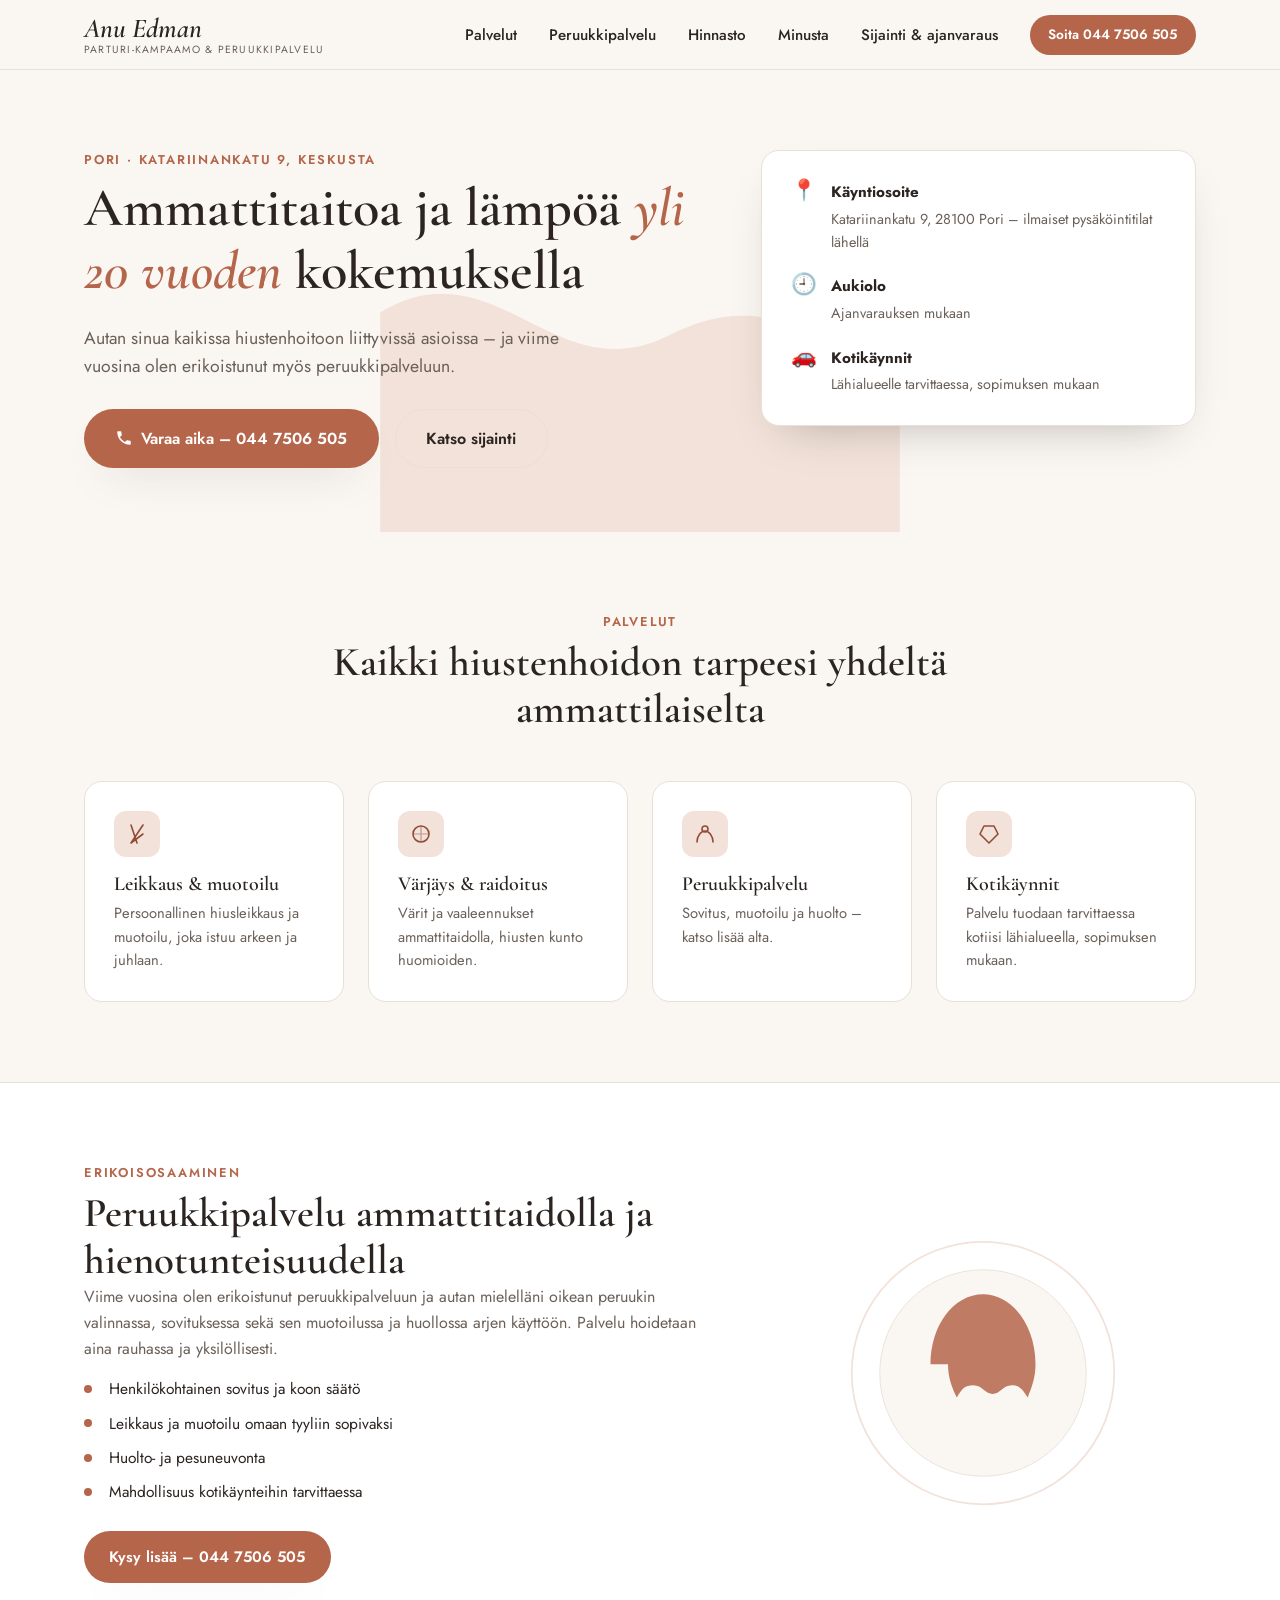
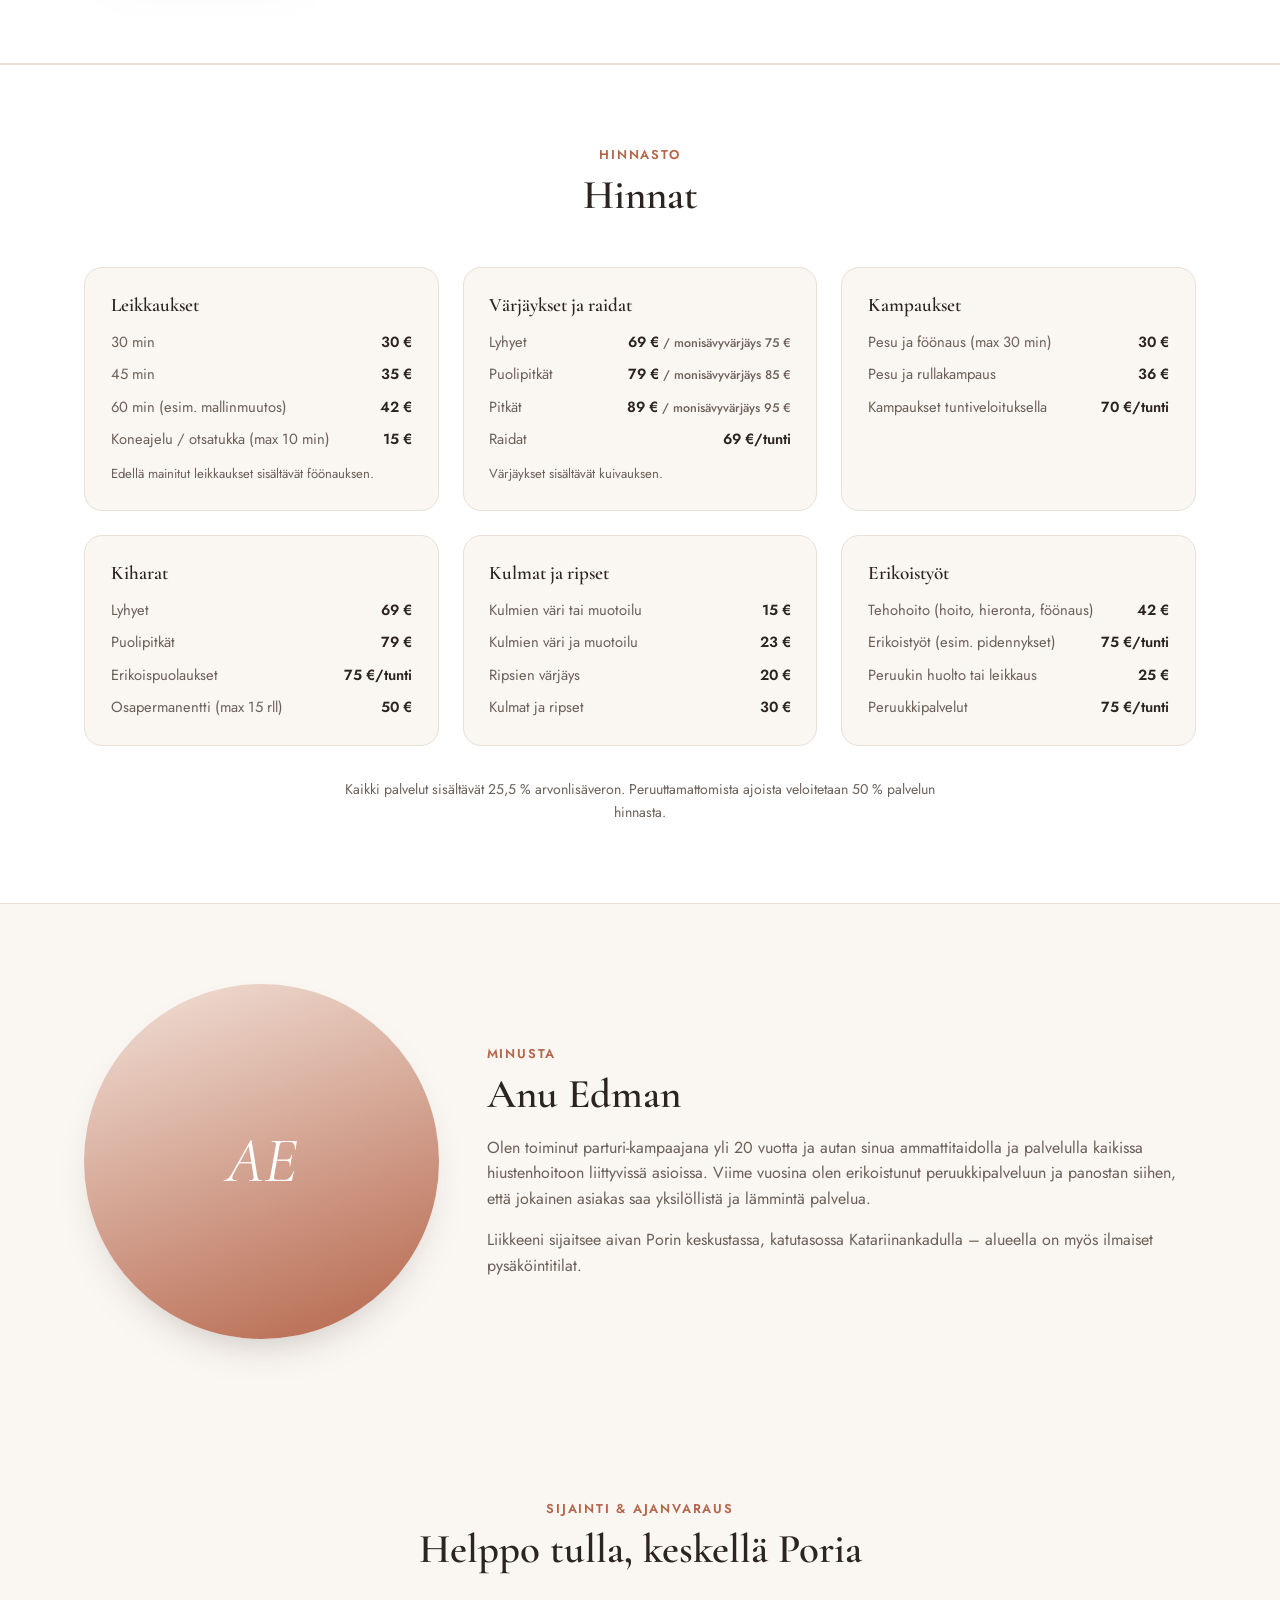
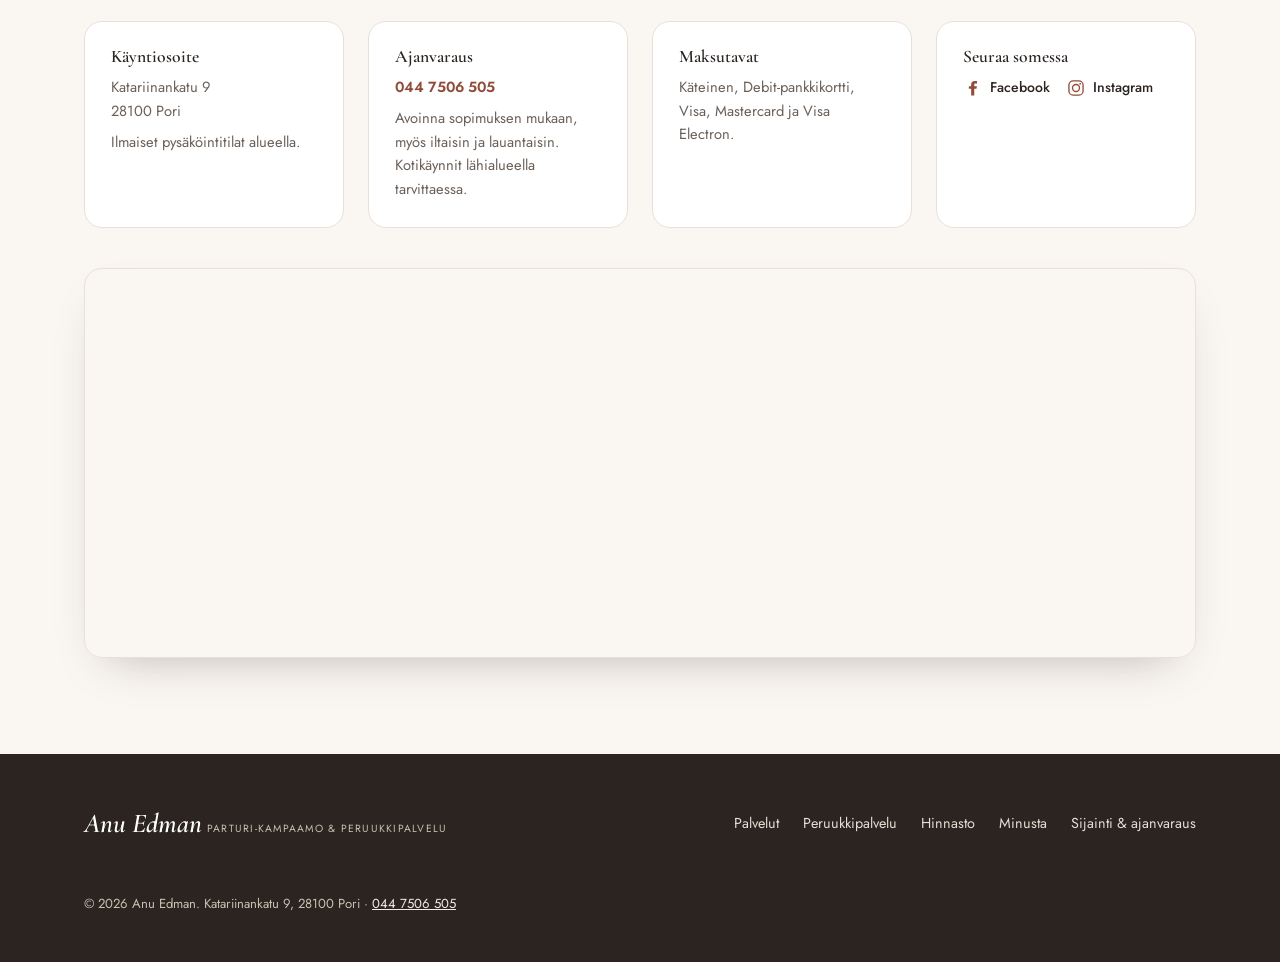
<file: index.html>
<!DOCTYPE html>
<html lang="fi">
<head>
<meta charset="UTF-8">
<meta name="viewport" content="width=device-width, initial-scale=1.0">
<title>Anu Edman &mdash; Parturi-kampaamo &amp; Peruukkipalvelu, Pori</title>
<meta name="description" content="Parturi-kampaamo ja peruukkipalvelu Anu Edman Porin keskustassa. Yli 20 vuoden kokemus hiustenhoidosta ja erikoisosaaminen peruukkipalvelussa. Ajanvaraukset puh. 044 7506 505.">
<link rel="preconnect" href="https://fonts.googleapis.com">
<link rel="preconnect" href="https://fonts.gstatic.com" crossorigin>
<link href="https://fonts.googleapis.com/css2?family=Cormorant+Garamond:ital,wght@0,500;0,600;1,500&family=Jost:wght@400;500;600;700&display=swap" rel="stylesheet">
<link rel="stylesheet" href="assets/css/style.css">
<link rel="icon" href="data:image/svg+xml,<svg xmlns=%22http://www.w3.org/2000/svg%22 viewBox=%220 0 100 100%22><text y=%22.85em%22 font-size=%2290%22>%E2%9C%82%EF%B8%8F</text></svg>">
</head>
<body>

<a class="skip-link" href="#sisalto">Siirry sisältöön</a>

<header class="site-header">
  <div class="wrap header-inner">
    <a href="#top" class="logo" aria-label="Anu Edman, etusivu">
      <span class="logo-name">Anu Edman</span>
      <span class="logo-sub">Parturi-kampaamo &amp; Peruukkipalvelu</span>
    </a>
    <button class="nav-toggle" id="navToggle" aria-expanded="false" aria-controls="siteNav" aria-label="Avaa valikko">
      <span></span><span></span><span></span>
    </button>
    <nav class="site-nav" id="siteNav">
      <a href="#palvelut">Palvelut</a>
      <a href="#peruukit">Peruukkipalvelu</a>
      <a href="#hinnasto">Hinnasto</a>
      <a href="#minusta">Minusta</a>
      <a href="#sijainti">Sijainti &amp; ajanvaraus</a>
      <a href="tel:+358447506505" class="btn btn-primary btn-nav">Soita 044 7506 505</a>
    </nav>
  </div>
</header>

<main id="sisalto">

  <section class="hero" id="top">
    <div class="hero-bg" aria-hidden="true">
      <svg viewBox="0 0 800 800" class="hero-swoop" aria-hidden="true">
        <path d="M -50,420 C 150,300 250,560 450,460 C 650,360 700,520 850,440 L 850,850 L -50,850 Z" />
      </svg>
    </div>
    <div class="wrap hero-inner">
      <div class="hero-copy">
        <p class="eyebrow">Pori &middot; Katariinankatu 9, keskusta</p>
        <h1>Ammattitaitoa ja lämpöä <span class="script">yli 20 vuoden</span> kokemuksella</h1>
        <p class="hero-sub">Autan sinua kaikissa hiustenhoitoon liittyvissä asioissa &ndash; ja viime vuosina olen erikoistunut myös peruukkipalveluun.</p>
        <div class="hero-actions">
          <a href="tel:+358447506505" class="btn btn-primary btn-large">
            <svg class="icon" viewBox="0 0 24 24" aria-hidden="true"><path d="M6.6 10.8c1.4 2.8 3.8 5.2 6.6 6.6l2.2-2.2c.3-.3.7-.4 1-.2 1.1.4 2.3.6 3.6.6.6 0 1 .4 1 1V20c0 .6-.4 1-1 1C10.6 21 3 13.4 3 4c0-.6.4-1 1-1h3.5c.6 0 1 .4 1 1 0 1.3.2 2.5.6 3.6.1.4 0 .8-.2 1L6.6 10.8z"/></svg>
            Varaa aika &ndash; 044 7506 505
          </a>
          <a href="#sijainti" class="btn btn-ghost btn-large">Katso sijainti</a>
        </div>
      </div>
      <aside class="hero-card" aria-label="Yhteystiedot lyhyesti">
        <div class="hero-card-row">
          <span class="hero-card-icon" aria-hidden="true">📍</span>
          <div>
            <strong>Käyntiosoite</strong>
            <p>Katariinankatu 9, 28100 Pori &ndash; ilmaiset pysäköintitilat lähellä</p>
          </div>
        </div>
        <div class="hero-card-row">
          <span class="hero-card-icon" aria-hidden="true">🕘</span>
          <div>
            <strong>Aukiolo</strong>
            <p>Ajanvarauksen mukaan</p>
          </div>
        </div>
        <div class="hero-card-row">
          <span class="hero-card-icon" aria-hidden="true">🚗</span>
          <div>
            <strong>Kotikäynnit</strong>
            <p>Lähialueelle tarvittaessa, sopimuksen mukaan</p>
          </div>
        </div>
      </aside>
    </div>
  </section>

  <section class="services" id="palvelut">
    <div class="wrap">
      <div class="section-head">
        <p class="eyebrow">Palvelut</p>
        <h2 class="display">Kaikki hiustenhoidon tarpeesi yhdeltä ammattilaiselta</h2>
      </div>
      <div class="services-grid">
        <article class="service-card">
          <span class="service-icon" aria-hidden="true">
            <svg viewBox="0 0 24 24"><path d="M6 3l6 18M6 21l12-9M6 21L18 3" fill="none" stroke="currentColor" stroke-width="1.6" stroke-linecap="round" stroke-linejoin="round"/></svg>
          </span>
          <h3>Leikkaus &amp; muotoilu</h3>
          <p>Persoonallinen hiusleikkaus ja muotoilu, joka istuu arkeen ja juhlaan.</p>
        </article>
        <article class="service-card">
          <span class="service-icon" aria-hidden="true">
            <svg viewBox="0 0 24 24"><circle cx="12" cy="12" r="8" fill="none" stroke="currentColor" stroke-width="1.6"/><path d="M12 4v16M4 12h16" stroke="currentColor" stroke-width="1.2" opacity=".5"/></svg>
          </span>
          <h3>Värjäys &amp; raidoitus</h3>
          <p>Värit ja vaaleennukset ammattitaidolla, hiusten kunto huomioiden.</p>
        </article>
        <article class="service-card">
          <span class="service-icon" aria-hidden="true">
            <svg viewBox="0 0 24 24"><path d="M4 20c0-6 4-11 8-11s8 5 8 11" fill="none" stroke="currentColor" stroke-width="1.6" stroke-linecap="round"/><circle cx="12" cy="7" r="3" fill="none" stroke="currentColor" stroke-width="1.6"/></svg>
          </span>
          <h3>Peruukkipalvelu</h3>
          <p>Sovitus, muotoilu ja huolto &ndash; katso lisää alta.</p>
        </article>
        <article class="service-card">
          <span class="service-icon" aria-hidden="true">
            <svg viewBox="0 0 24 24"><path d="M3 12l4-8h10l4 8-9 9-9-9z" fill="none" stroke="currentColor" stroke-width="1.6" stroke-linejoin="round"/></svg>
          </span>
          <h3>Kotikäynnit</h3>
          <p>Palvelu tuodaan tarvittaessa kotiisi lähialueella, sopimuksen mukaan.</p>
        </article>
      </div>
    </div>
  </section>

  <section class="wigs" id="peruukit">
    <div class="wrap wigs-inner">
      <div class="wigs-copy">
        <p class="eyebrow">Erikoisosaaminen</p>
        <h2 class="display">Peruukkipalvelu ammattitaidolla ja hienotunteisuudella</h2>
        <p>Viime vuosina olen erikoistunut peruukkipalveluun ja autan mielelläni oikean peruukin valinnassa, sovituksessa sekä sen muotoilussa ja huollossa arjen käyttöön. Palvelu hoidetaan aina rauhassa ja yksilöllisesti.</p>
        <ul class="wigs-list">
          <li>Henkilökohtainen sovitus ja koon säätö</li>
          <li>Leikkaus ja muotoilu omaan tyyliin sopivaksi</li>
          <li>Huolto- ja pesuneuvonta</li>
          <li>Mahdollisuus kotikäynteihin tarvittaessa</li>
        </ul>
        <a href="tel:+358447506505" class="btn btn-primary">Kysy lisää &ndash; 044 7506 505</a>
      </div>
      <div class="wigs-visual" aria-hidden="true">
        <svg viewBox="0 0 320 320" class="wigs-illustration">
          <circle cx="160" cy="160" r="150" class="ring-outer"/>
          <circle cx="160" cy="160" r="118" class="ring-inner"/>
          <path d="M100 150c0-45 27-80 60-80s60 35 60 80c0 15-4 26-9 38-6-10-10-14-18-14-10 0-14 10-22 10s-12-10-22-10-13 4-19 14c-6-12-10-24-10-38z" class="wig-shape"/>
        </svg>
      </div>
    </div>
  </section>

  <section class="pricing" id="hinnasto">
    <div class="wrap">
      <div class="section-head">
        <p class="eyebrow">Hinnasto</p>
        <h2 class="display">Hinnat</h2>
      </div>
      <div class="price-grid">
        <div class="price-card">
          <h3>Leikkaukset</h3>
          <ul class="price-list">
            <li><span>30 min</span><span>30 &euro;</span></li>
            <li><span>45 min</span><span>35 &euro;</span></li>
            <li><span>60 min (esim. mallinmuutos)</span><span>42 &euro;</span></li>
            <li><span>Koneajelu / otsatukka (max 10 min)</span><span>15 &euro;</span></li>
          </ul>
          <p class="price-note">Edellä mainitut leikkaukset sisältävät föönauksen.</p>
        </div>
        <div class="price-card">
          <h3>Värjäykset ja raidat</h3>
          <ul class="price-list">
            <li><span>Lyhyet</span><span>69 &euro; <em>/ monisävyvärjäys 75 &euro;</em></span></li>
            <li><span>Puolipitkät</span><span>79 &euro; <em>/ monisävyvärjäys 85 &euro;</em></span></li>
            <li><span>Pitkät</span><span>89 &euro; <em>/ monisävyvärjäys 95 &euro;</em></span></li>
            <li><span>Raidat</span><span>69 &euro;/tunti</span></li>
          </ul>
          <p class="price-note">Värjäykset sisältävät kuivauksen.</p>
        </div>
        <div class="price-card">
          <h3>Kampaukset</h3>
          <ul class="price-list">
            <li><span>Pesu ja föönaus (max 30 min)</span><span>30 &euro;</span></li>
            <li><span>Pesu ja rullakampaus</span><span>36 &euro;</span></li>
            <li><span>Kampaukset tuntiveloituksella</span><span>70 &euro;/tunti</span></li>
          </ul>
        </div>
        <div class="price-card">
          <h3>Kiharat</h3>
          <ul class="price-list">
            <li><span>Lyhyet</span><span>69 &euro;</span></li>
            <li><span>Puolipitkät</span><span>79 &euro;</span></li>
            <li><span>Erikoispuolaukset</span><span>75 &euro;/tunti</span></li>
            <li><span>Osapermanentti (max 15 rll)</span><span>50 &euro;</span></li>
          </ul>
        </div>
        <div class="price-card">
          <h3>Kulmat ja ripset</h3>
          <ul class="price-list">
            <li><span>Kulmien väri tai muotoilu</span><span>15 &euro;</span></li>
            <li><span>Kulmien väri ja muotoilu</span><span>23 &euro;</span></li>
            <li><span>Ripsien värjäys</span><span>20 &euro;</span></li>
            <li><span>Kulmat ja ripset</span><span>30 &euro;</span></li>
          </ul>
        </div>
        <div class="price-card">
          <h3>Erikoistyöt</h3>
          <ul class="price-list">
            <li><span>Tehohoito (hoito, hieronta, föönaus)</span><span>42 &euro;</span></li>
            <li><span>Erikoistyöt (esim. pidennykset)</span><span>75 &euro;/tunti</span></li>
            <li><span>Peruukin huolto tai leikkaus</span><span>25 &euro;</span></li>
            <li><span>Peruukkipalvelut</span><span>75 &euro;/tunti</span></li>
          </ul>
        </div>
      </div>
      <p class="price-terms">Kaikki palvelut sisältävät 25,5&nbsp;% arvonlisäveron. Peruuttamattomista ajoista veloitetaan 50&nbsp;% palvelun hinnasta.</p>
    </div>
  </section>

  <section class="about" id="minusta">
    <div class="wrap about-inner">
      <div class="about-portrait" aria-hidden="true">
        <span>AE</span>
      </div>
      <div class="about-copy">
        <p class="eyebrow">Minusta</p>
        <h2 class="display">Anu Edman</h2>
        <p>Olen toiminut parturi-kampaajana yli 20 vuotta ja autan sinua ammattitaidolla ja palvelulla kaikissa hiustenhoitoon liittyvissä asioissa. Viime vuosina olen erikoistunut peruukkipalveluun ja panostan siihen, että jokainen asiakas saa yksilöllistä ja lämmintä palvelua.</p>
        <p>Liikkeeni sijaitsee aivan Porin keskustassa, katutasossa Katariinankadulla &ndash; alueella on myös ilmaiset pysäköintitilat.</p>
      </div>
    </div>
  </section>

  <section class="info" id="sijainti">
    <div class="wrap">
      <div class="section-head">
        <p class="eyebrow">Sijainti &amp; ajanvaraus</p>
        <h2 class="display">Helppo tulla, keskellä Poria</h2>
      </div>
      <div class="info-grid">
        <div class="info-card">
          <h3>Käyntiosoite</h3>
          <p>Katariinankatu 9<br>28100 Pori</p>
          <p class="muted">Ilmaiset pysäköintitilat alueella.</p>
        </div>
        <div class="info-card">
          <h3>Ajanvaraus</h3>
          <p><a href="tel:+358447506505">044 7506 505</a></p>
          <p class="muted">Avoinna sopimuksen mukaan, myös iltaisin ja lauantaisin. Kotikäynnit lähialueella tarvittaessa.</p>
        </div>
        <div class="info-card">
          <h3>Maksutavat</h3>
          <p class="muted">Käteinen, Debit-pankkikortti, Visa, Mastercard ja Visa Electron.</p>
        </div>
        <div class="info-card">
          <h3>Seuraa somessa</h3>
          <div class="social-links">
            <a href="https://www.facebook.com/share/1E2iVmqCjQ/?mibextid=wwXIfr" target="_blank" rel="noopener" aria-label="Facebook">
              <svg viewBox="0 0 24 24"><path d="M13.5 21v-8h2.7l.4-3.1h-3.1V8c0-.9.3-1.5 1.6-1.5h1.7V3.7C15.9 3.6 15 3.5 14 3.5c-2.5 0-4.2 1.5-4.2 4.3v2.1H7v3.1h2.8V21h3.7z" fill="currentColor"/></svg>
              <span>Facebook</span>
            </a>
            <a href="#" aria-label="Instagram">
              <svg viewBox="0 0 24 24"><rect x="3.5" y="3.5" width="17" height="17" rx="5" fill="none" stroke="currentColor" stroke-width="1.6"/><circle cx="12" cy="12" r="4.2" fill="none" stroke="currentColor" stroke-width="1.6"/><circle cx="17" cy="7" r="1.1" fill="currentColor"/></svg>
              <span>Instagram</span>
            </a>
          </div>
        </div>
      </div>
      <div class="map-wrap">
        <iframe
          title="Anu Edman, Katariinankatu 9, Pori &ndash; kartta"
          src="https://www.google.com/maps?q=Katariinankatu+9,+28100+Pori&output=embed"
          loading="lazy"
          referrerpolicy="no-referrer-when-downgrade">
        </iframe>
      </div>
    </div>
  </section>

</main>

<footer class="site-footer">
  <div class="wrap footer-inner">
    <div>
      <span class="logo-name footer-logo">Anu Edman</span>
      <span class="logo-sub">Parturi-kampaamo &amp; Peruukkipalvelu</span>
    </div>
    <nav class="footer-nav" aria-label="Alatunnisteen valikko">
      <a href="#palvelut">Palvelut</a>
      <a href="#peruukit">Peruukkipalvelu</a>
      <a href="#hinnasto">Hinnasto</a>
      <a href="#minusta">Minusta</a>
      <a href="#sijainti">Sijainti &amp; ajanvaraus</a>
    </nav>
    <p class="legal">&copy; 2026 Anu Edman. Katariinankatu 9, 28100 Pori &middot; <a href="tel:+358447506505">044 7506 505</a></p>
  </div>
</footer>

<a href="tel:+358447506505" class="mobile-call" aria-label="Soita ja varaa aika">
  <svg class="icon" viewBox="0 0 24 24" aria-hidden="true"><path d="M6.6 10.8c1.4 2.8 3.8 5.2 6.6 6.6l2.2-2.2c.3-.3.7-.4 1-.2 1.1.4 2.3.6 3.6.6.6 0 1 .4 1 1V20c0 .6-.4 1-1 1C10.6 21 3 13.4 3 4c0-.6.4-1 1-1h3.5c.6 0 1 .4 1 1 0 1.3.2 2.5.6 3.6.1.4 0 .8-.2 1L6.6 10.8z"/></svg>
  Soita
</a>

<script src="assets/js/script.js"></script>
</body>
</html>
</file>
<file: assets/css/style.css>
:root {
  --bg: #faf6f2;
  --surface: #ffffff;
  --border: #e9e0d8;
  --text: #2b2420;
  --text-muted: #6b6058;
  --accent: #b5654a;
  --accent-dark: #914c37;
  --accent-soft: #f2e2d9;
  --gold: #a98a4d;
  --radius: 18px;
  --max-width: 1160px;
  --shadow: 0 20px 45px -25px rgba(43, 36, 32, 0.35);
}

* { box-sizing: border-box; }

html { scroll-behavior: smooth; }

body {
  margin: 0;
  background: var(--bg);
  color: var(--text);
  font-family: 'Jost', system-ui, sans-serif;
  line-height: 1.6;
  -webkit-font-smoothing: antialiased;
}

h1, h2, h3 {
  font-family: 'Cormorant Garamond', Georgia, serif;
  font-weight: 600;
  margin: 0;
  line-height: 1.15;
  color: var(--text);
}

p { margin: 0 0 1em; color: var(--text-muted); }
p:last-child { margin-bottom: 0; }

a { color: inherit; text-decoration: none; }

img, svg { display: block; max-width: 100%; }

.wrap {
  max-width: var(--max-width);
  margin: 0 auto;
  padding: 0 24px;
}

.skip-link {
  position: absolute;
  left: -999px;
  top: 0;
  background: var(--accent);
  color: #fff;
  padding: 10px 16px;
  z-index: 100;
}
.skip-link:focus { left: 12px; top: 12px; }

.eyebrow {
  text-transform: uppercase;
  letter-spacing: .14em;
  font-size: .8rem;
  font-weight: 600;
  color: var(--accent);
  margin: 0 0 .5em;
}

.display { font-size: clamp(1.8rem, 3.2vw, 2.6rem); }

.section-head {
  max-width: 640px;
  margin: 0 auto 3rem;
  text-align: center;
}

.muted { color: var(--text-muted); font-size: .95rem; }

/* Buttons */
.btn {
  display: inline-flex;
  align-items: center;
  gap: .5em;
  padding: .85em 1.6em;
  border-radius: 999px;
  font-weight: 600;
  font-size: .95rem;
  border: 1px solid transparent;
  cursor: pointer;
  transition: transform .15s ease, box-shadow .15s ease, background .15s ease;
  white-space: nowrap;
}
.btn .icon { width: 18px; height: 18px; fill: currentColor; }
.btn-primary {
  background: var(--accent);
  color: #fff;
  box-shadow: var(--shadow);
}
.btn-primary:hover { background: var(--accent-dark); transform: translateY(-1px); }
.btn-ghost {
  background: transparent;
  color: var(--text);
  border-color: var(--border);
}
.btn-ghost:hover { border-color: var(--accent); color: var(--accent); }
.btn-large { padding: 1em 1.9em; font-size: 1rem; }

/* Header */
.site-header {
  position: sticky;
  top: 0;
  z-index: 50;
  background: rgba(250, 246, 242, .92);
  backdrop-filter: blur(8px);
  border-bottom: 1px solid var(--border);
}

.header-inner {
  display: flex;
  align-items: center;
  justify-content: space-between;
  padding-top: 14px;
  padding-bottom: 14px;
}

.logo { display: flex; flex-direction: column; line-height: 1.1; }
.logo-name {
  font-family: 'Cormorant Garamond', Georgia, serif;
  font-size: 1.7rem;
  font-weight: 600;
  font-style: italic;
  color: var(--text);
}
.logo-sub {
  font-size: .65rem;
  letter-spacing: .12em;
  text-transform: uppercase;
  color: var(--text-muted);
}

.nav-toggle {
  display: none;
  flex-direction: column;
  justify-content: center;
  gap: 5px;
  width: 40px;
  height: 40px;
  background: none;
  border: 1px solid var(--border);
  border-radius: 10px;
  cursor: pointer;
}
.nav-toggle span {
  display: block;
  height: 2px;
  margin: 0 8px;
  background: var(--text);
}

.site-nav { display: flex; align-items: center; gap: 2rem; }
.site-nav a:not(.btn) {
  font-size: .95rem;
  font-weight: 500;
  color: var(--text);
  position: relative;
}
.site-nav a:not(.btn):hover { color: var(--accent); }
.btn-nav { padding: .6em 1.3em; font-size: .85rem; }

/* Hero */
.hero {
  position: relative;
  overflow: hidden;
  padding: 5rem 0 4rem;
}
.hero-bg { position: absolute; inset: 0; z-index: 0; }
.hero-swoop { width: 100%; height: 100%; }
.hero-swoop path { fill: var(--accent-soft); }

.hero-inner {
  position: relative;
  z-index: 1;
  display: grid;
  grid-template-columns: 1.3fr .9fr;
  gap: 3rem;
  align-items: start;
}

.hero-copy h1 { font-size: clamp(2.2rem, 4.6vw, 3.4rem); margin-bottom: .4em; }
.hero-copy .script { color: var(--accent); font-style: italic; }
.hero-sub { font-size: 1.1rem; max-width: 46ch; margin-bottom: 1.6em; }
.hero-actions { display: flex; flex-wrap: wrap; gap: 1rem; }

.hero-card {
  background: var(--surface);
  border: 1px solid var(--border);
  border-radius: var(--radius);
  padding: 1.8rem;
  box-shadow: var(--shadow);
  display: flex;
  flex-direction: column;
  gap: 1.3rem;
}
.hero-card-row { display: flex; gap: .9rem; align-items: flex-start; }
.hero-card-icon { font-size: 1.3rem; line-height: 1; }
.hero-card-row strong { display: block; font-size: .95rem; margin-bottom: .2em; }
.hero-card-row p { font-size: .9rem; margin: 0; }

/* Services */
.services { padding: 5rem 0; }
.services-grid {
  display: grid;
  grid-template-columns: repeat(4, 1fr);
  gap: 1.5rem;
}
.service-card {
  background: var(--surface);
  border: 1px solid var(--border);
  border-radius: var(--radius);
  padding: 1.8rem;
  text-align: left;
  transition: transform .15s ease, box-shadow .15s ease;
}
.service-card:hover { transform: translateY(-4px); box-shadow: var(--shadow); }
.service-icon {
  display: inline-flex;
  align-items: center;
  justify-content: center;
  width: 46px;
  height: 46px;
  border-radius: 12px;
  background: var(--accent-soft);
  color: var(--accent-dark);
  margin-bottom: 1rem;
}
.service-icon svg { width: 24px; height: 24px; }
.service-card h3 { font-size: 1.25rem; margin-bottom: .3em; }
.service-card p { font-size: .92rem; margin: 0; }

/* Wigs */
.wigs { padding: 5rem 0; background: var(--surface); border-top: 1px solid var(--border); border-bottom: 1px solid var(--border); }
.wigs-inner {
  display: grid;
  grid-template-columns: 1.2fr .8fr;
  gap: 3rem;
  align-items: center;
}
.wigs-list { list-style: none; margin: 0 0 1.6em; padding: 0; display: grid; gap: .6em; }
.wigs-list li {
  padding-left: 1.6em;
  position: relative;
  color: var(--text);
  font-size: .97rem;
}
.wigs-list li::before {
  content: "";
  position: absolute;
  left: 0;
  top: .5em;
  width: 8px;
  height: 8px;
  border-radius: 50%;
  background: var(--accent);
}
.wigs-visual { display: flex; justify-content: center; }
.wigs-illustration { width: 100%; max-width: 280px; }
.ring-outer { fill: none; stroke: var(--accent-soft); stroke-width: 2; }
.ring-inner { fill: var(--bg); stroke: var(--border); stroke-width: 1; }
.wig-shape { fill: var(--accent); opacity: .85; }

/* Pricing */
.pricing { padding: 5rem 0; background: var(--surface); border-top: 1px solid var(--border); border-bottom: 1px solid var(--border); }
.price-grid {
  display: grid;
  grid-template-columns: repeat(3, 1fr);
  gap: 1.5rem;
  margin-bottom: 2rem;
}
.price-card {
  background: var(--bg);
  border: 1px solid var(--border);
  border-radius: var(--radius);
  padding: 1.6rem;
}
.price-card h3 { font-size: 1.2rem; margin-bottom: .8em; }
.price-list { list-style: none; margin: 0; padding: 0; display: grid; gap: .55em; }
.price-list li {
  display: flex;
  justify-content: space-between;
  align-items: baseline;
  gap: 1em;
  font-size: .92rem;
  color: var(--text);
}
.price-list li span:first-child { color: var(--text-muted); }
.price-list li span:last-child { font-weight: 600; white-space: nowrap; }
.price-list em { font-weight: 500; font-style: normal; color: var(--text-muted); font-size: .85em; }
.price-note { font-size: .82rem; color: var(--text-muted); margin-top: .9em; margin-bottom: 0; }
.price-terms { text-align: center; font-size: .88rem; color: var(--text-muted); max-width: 640px; margin: 0 auto; }

/* About */
.about { padding: 5rem 0; }
.about-inner {
  display: grid;
  grid-template-columns: .5fr 1fr;
  gap: 3rem;
  align-items: center;
}
.about-portrait {
  width: 100%;
  aspect-ratio: 1;
  border-radius: 50%;
  background: linear-gradient(160deg, var(--accent-soft), var(--accent));
  display: flex;
  align-items: center;
  justify-content: center;
  box-shadow: var(--shadow);
}
.about-portrait span {
  font-family: 'Cormorant Garamond', Georgia, serif;
  font-style: italic;
  font-size: clamp(2.5rem, 6vw, 4rem);
  color: #fff;
}
.about-copy h2 { margin-bottom: .4em; }

/* Info / location */
.info { padding: 5rem 0 6rem; }
.info-grid {
  display: grid;
  grid-template-columns: repeat(4, 1fr);
  gap: 1.5rem;
  margin-bottom: 2.5rem;
}
.info-card {
  background: var(--surface);
  border: 1px solid var(--border);
  border-radius: var(--radius);
  padding: 1.6rem;
}
.info-card h3 { font-size: 1.1rem; margin-bottom: .5em; }
.info-card p { font-size: .92rem; margin: 0 0 .5em; }
.info-card p:last-child { margin-bottom: 0; }
.info-card a { color: var(--accent-dark); font-weight: 600; }

.social-links { display: flex; gap: 1rem; }
.social-links a {
  display: flex;
  align-items: center;
  gap: .5em;
  font-size: .88rem;
  font-weight: 500;
  color: var(--text);
}
.social-links svg { width: 20px; height: 20px; color: var(--accent-dark); }
.social-links a:hover { color: var(--accent-dark); }

.map-wrap {
  border-radius: var(--radius);
  overflow: hidden;
  border: 1px solid var(--border);
  box-shadow: var(--shadow);
}
.map-wrap iframe { width: 100%; height: 380px; border: 0; }

/* Footer */
.site-footer {
  background: var(--text);
  color: #f2ece5;
  padding: 3rem 0;
}
.footer-inner {
  display: flex;
  flex-wrap: wrap;
  gap: 2rem;
  align-items: center;
  justify-content: space-between;
}
.footer-logo { color: #fff; }
.site-footer .logo-sub { color: #cbbfb2; }
.footer-nav { display: flex; flex-wrap: wrap; gap: 1.5rem; }
.footer-nav a { font-size: .9rem; color: #e6ddd3; }
.footer-nav a:hover { color: #fff; }
.legal { font-size: .82rem; color: #cbbfb2; width: 100%; margin-top: 1rem; }
.legal a { color: #f2ece5; text-decoration: underline; }

/* Mobile floating call button */
.mobile-call {
  display: none;
  position: fixed;
  bottom: 18px;
  right: 18px;
  z-index: 60;
  background: var(--accent);
  color: #fff;
  padding: .9em 1.3em;
  border-radius: 999px;
  align-items: center;
  gap: .5em;
  font-weight: 600;
  box-shadow: var(--shadow);
}
.mobile-call .icon { width: 18px; height: 18px; fill: currentColor; }

/* Responsive */
@media (max-width: 900px) {
  .hero-inner { grid-template-columns: 1fr; }
  .services-grid { grid-template-columns: repeat(2, 1fr); }
  .wigs-inner { grid-template-columns: 1fr; }
  .wigs-visual { order: -1; max-width: 220px; margin: 0 auto; }
  .about-inner { grid-template-columns: 1fr; text-align: center; }
  .about-portrait { max-width: 200px; margin: 0 auto; }
  .info-grid { grid-template-columns: repeat(2, 1fr); }
  .price-grid { grid-template-columns: repeat(2, 1fr); }
}

@media (max-width: 720px) {
  .nav-toggle { display: flex; }
  .site-nav {
    position: absolute;
    top: 100%;
    left: 0;
    right: 0;
    background: var(--surface);
    border-bottom: 1px solid var(--border);
    flex-direction: column;
    align-items: stretch;
    gap: 0;
    padding: .5rem 24px 1rem;
    display: none;
  }
  .site-nav.open { display: flex; }
  .site-nav a:not(.btn) { padding: .8rem 0; border-bottom: 1px solid var(--border); }
  .site-nav .btn-nav { margin-top: .8rem; justify-content: center; }
  .services-grid { grid-template-columns: 1fr; }
  .info-grid { grid-template-columns: 1fr; }
  .price-grid { grid-template-columns: 1fr; }
  .price-list li { flex-direction: column; gap: .1em; }
  .mobile-call { display: flex; }
}
</file>
